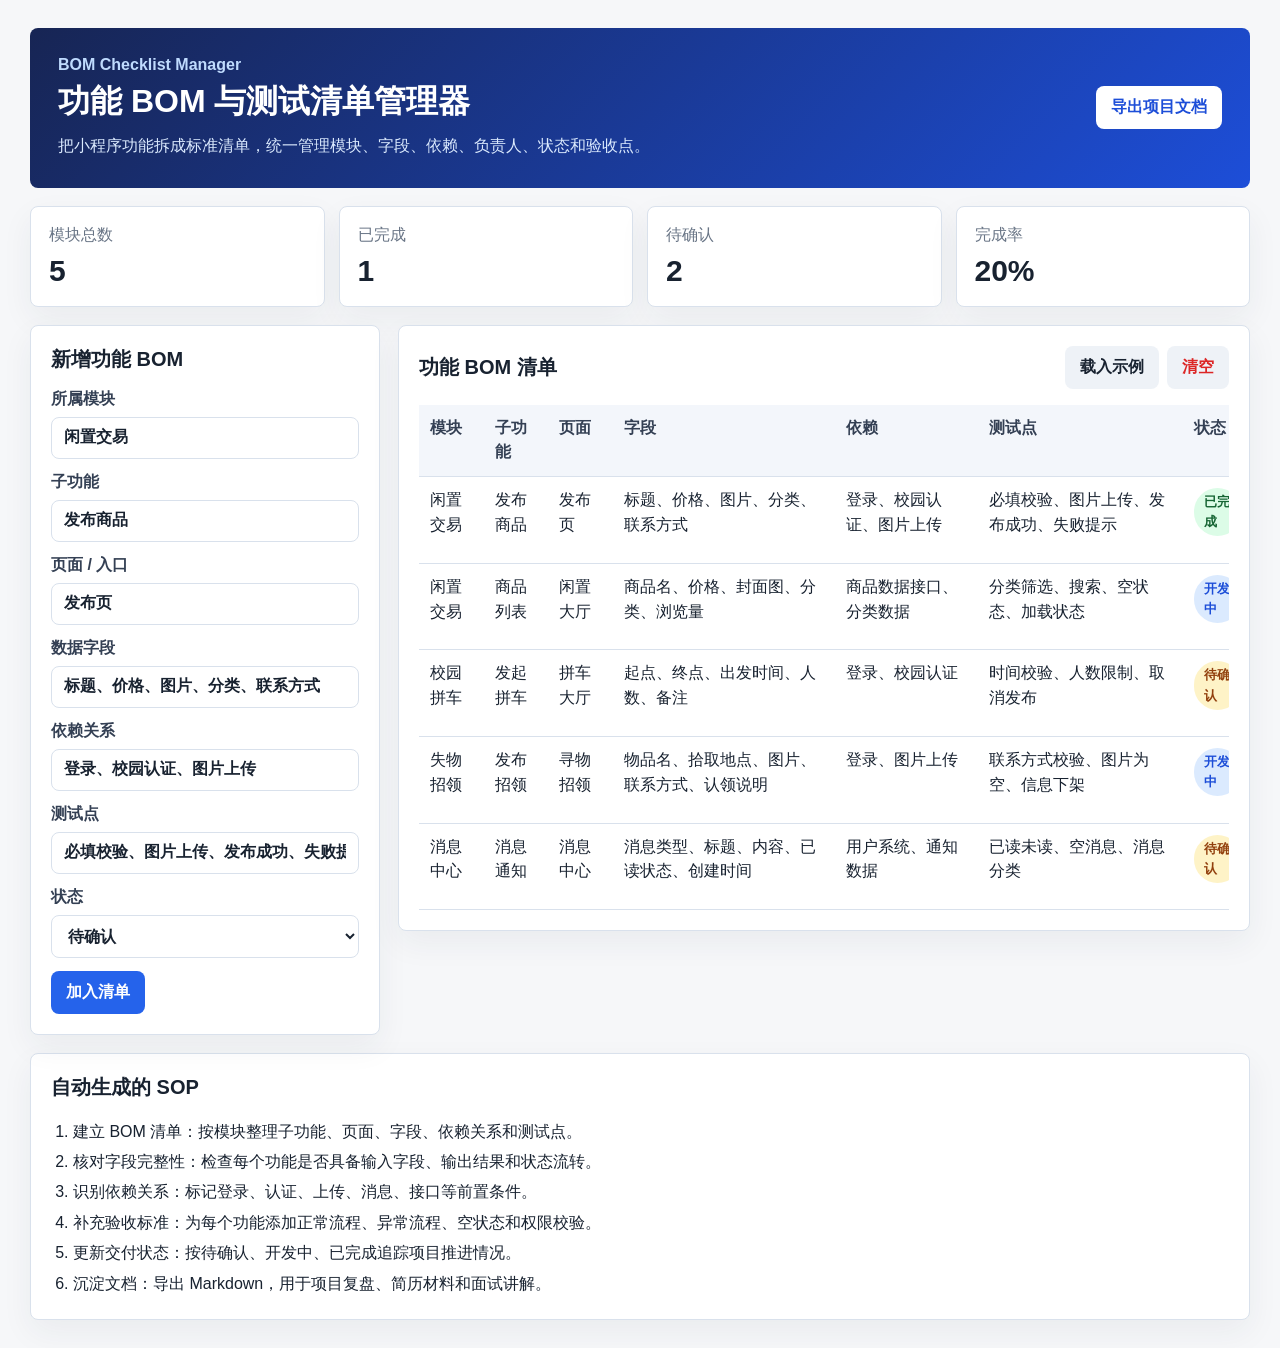
<file: projects/bom-checklist-manager/index.html>
<!doctype html>
<html lang="zh-CN">
  <head>
    <meta charset="UTF-8" />
    <meta name="viewport" content="width=device-width, initial-scale=1.0" />
    <title>功能 BOM 与测试清单管理器</title>
    <link rel="stylesheet" href="./assets/styles.css" />
  </head>
  <body>
    <main class="page">
      <header class="topbar">
        <div>
          <p class="kicker">BOM Checklist Manager</p>
          <h1>功能 BOM 与测试清单管理器</h1>
          <p>把小程序功能拆成标准清单，统一管理模块、字段、依赖、负责人、状态和验收点。</p>
        </div>
        <button id="exportBtn">导出项目文档</button>
      </header>

      <section class="metrics">
        <article>
          <span>模块总数</span>
          <strong id="totalCount">0</strong>
        </article>
        <article>
          <span>已完成</span>
          <strong id="doneCount">0</strong>
        </article>
        <article>
          <span>待确认</span>
          <strong id="todoCount">0</strong>
        </article>
        <article>
          <span>完成率</span>
          <strong id="rateText">0%</strong>
        </article>
      </section>

      <section class="grid">
        <form id="bomForm" class="card form-card">
          <h2>新增功能 BOM</h2>
          <label>
            所属模块
            <input id="moduleName" value="闲置交易" required />
          </label>
          <label>
            子功能
            <input id="featureName" value="发布商品" required />
          </label>
          <label>
            页面 / 入口
            <input id="pageName" value="发布页" required />
          </label>
          <label>
            数据字段
            <input id="fields" value="标题、价格、图片、分类、联系方式" required />
          </label>
          <label>
            依赖关系
            <input id="dependency" value="登录、校园认证、图片上传" />
          </label>
          <label>
            测试点
            <input id="testPoint" value="必填校验、图片上传、发布成功、失败提示" />
          </label>
          <label>
            状态
            <select id="status">
              <option value="待确认">待确认</option>
              <option value="开发中">开发中</option>
              <option value="已完成">已完成</option>
            </select>
          </label>
          <button type="submit">加入清单</button>
        </form>

        <section class="card table-card">
          <div class="card-head">
            <h2>功能 BOM 清单</h2>
            <div class="actions">
              <button class="ghost" id="loadDemoBtn">载入示例</button>
              <button class="ghost danger" id="clearBtn">清空</button>
            </div>
          </div>
          <div class="table-wrap">
            <table>
              <thead>
                <tr>
                  <th>模块</th>
                  <th>子功能</th>
                  <th>页面</th>
                  <th>字段</th>
                  <th>依赖</th>
                  <th>测试点</th>
                  <th>状态</th>
                  <th>操作</th>
                </tr>
              </thead>
              <tbody id="bomBody"></tbody>
            </table>
          </div>
        </section>
      </section>

      <section class="card doc-card">
        <h2>自动生成的 SOP</h2>
        <ol id="sopList"></ol>
      </section>
    </main>

    <script src="./assets/app.js"></script>
  </body>
</html>
</file>
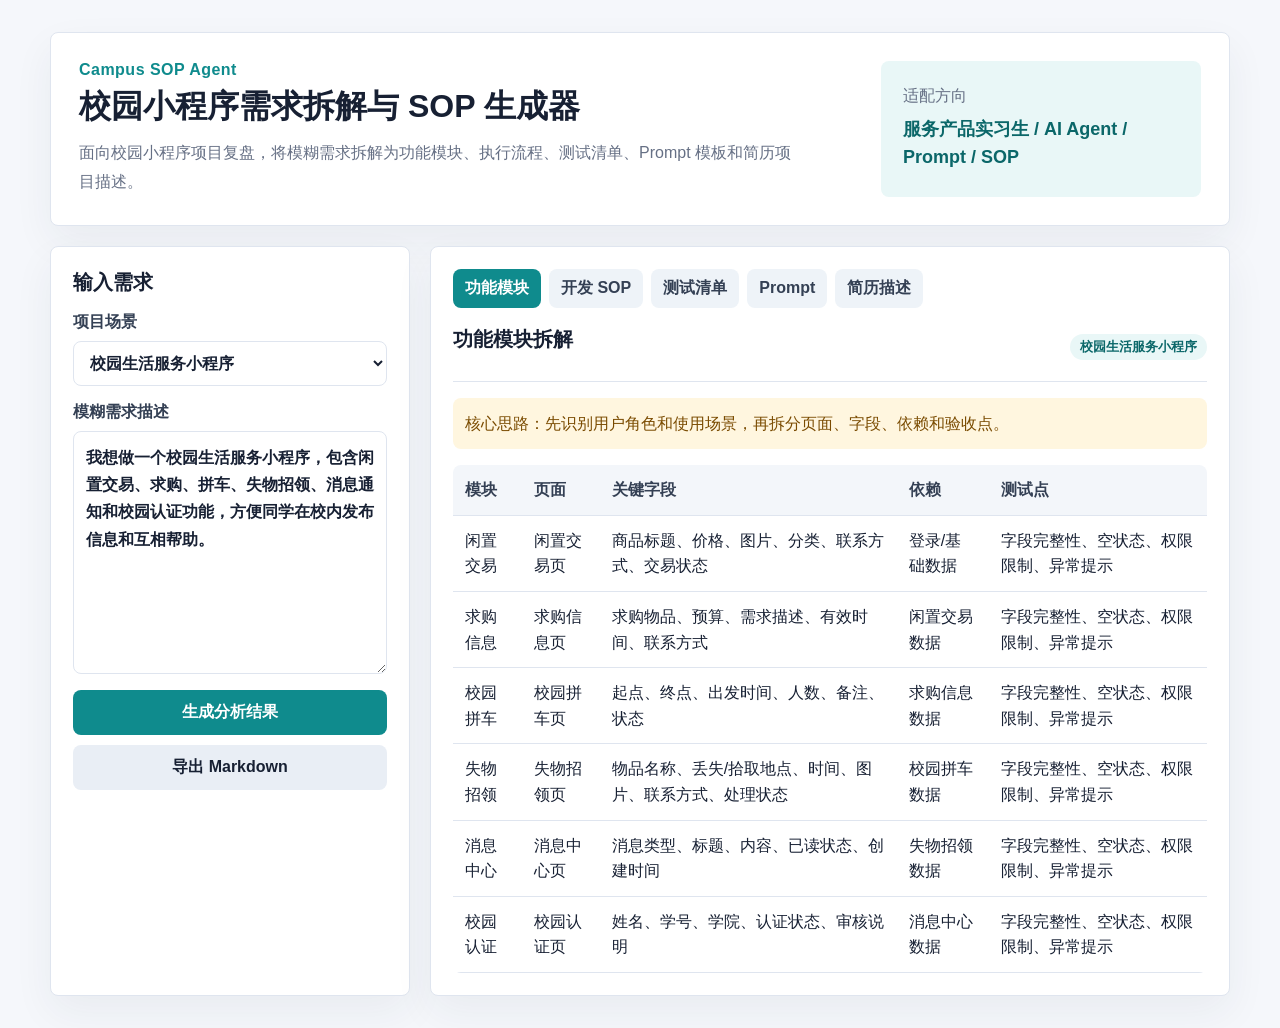
<file: projects/campus-sop-agent/index.html>
<!doctype html>
<html lang="zh-CN">
  <head>
    <meta charset="UTF-8" />
    <meta name="viewport" content="width=device-width, initial-scale=1.0" />
    <title>校园小程序需求拆解与 SOP 生成器</title>
    <link rel="stylesheet" href="./assets/styles.css" />
  </head>
  <body>
    <main class="app-shell">
      <section class="hero">
        <div>
          <p class="eyebrow">Campus SOP Agent</p>
          <h1>校园小程序需求拆解与 SOP 生成器</h1>
          <p class="hero-text">
            面向校园小程序项目复盘，将模糊需求拆解为功能模块、执行流程、测试清单、Prompt 模板和简历项目描述。
          </p>
        </div>
        <div class="hero-card">
          <span>适配方向</span>
          <strong>服务产品实习生 / AI Agent / Prompt / SOP</strong>
        </div>
      </section>

      <section class="workspace">
        <aside class="panel input-panel">
          <h2>输入需求</h2>
          <label>
            项目场景
            <select id="scene">
              <option value="campus">校园生活服务小程序</option>
              <option value="idle">校园闲置交易</option>
              <option value="ride">校园拼车互助</option>
              <option value="lost">失物招领</option>
            </select>
          </label>
          <label>
            模糊需求描述
            <textarea id="requirement" rows="8">我想做一个校园生活服务小程序，包含闲置交易、求购、拼车、失物招领、消息通知和校园认证功能，方便同学在校内发布信息和互相帮助。</textarea>
          </label>
          <div class="button-row">
            <button id="generateBtn">生成分析结果</button>
            <button class="secondary" id="exportBtn">导出 Markdown</button>
          </div>
        </aside>

        <section class="panel output-panel">
          <div class="tabs" role="tablist">
            <button class="tab active" data-target="modules">功能模块</button>
            <button class="tab" data-target="sop">开发 SOP</button>
            <button class="tab" data-target="tests">测试清单</button>
            <button class="tab" data-target="prompt">Prompt</button>
            <button class="tab" data-target="resume">简历描述</button>
          </div>

          <article id="modules" class="tab-panel active"></article>
          <article id="sop" class="tab-panel"></article>
          <article id="tests" class="tab-panel"></article>
          <article id="prompt" class="tab-panel"></article>
          <article id="resume" class="tab-panel"></article>
        </section>
      </section>
    </main>

    <script src="./assets/app.js"></script>
  </body>
</html>
</file>
<file: projects/bom-checklist-manager/assets/styles.css>
:root {
  --bg: #f6f7f9;
  --card: #ffffff;
  --ink: #182230;
  --muted: #697586;
  --line: #d9e1ec;
  --brand: #2563eb;
  --brand-dark: #1d4ed8;
  --done: #16a34a;
  --todo: #f59e0b;
  --danger: #dc2626;
}

* {
  box-sizing: border-box;
}

body {
  margin: 0;
  background: var(--bg);
  color: var(--ink);
  font-family: "Microsoft YaHei", "PingFang SC", Arial, sans-serif;
}

.page {
  width: min(1220px, calc(100% - 32px));
  margin: 0 auto;
  padding: 28px 0;
}

.topbar {
  display: flex;
  justify-content: space-between;
  align-items: center;
  gap: 20px;
  border-radius: 8px;
  background: linear-gradient(135deg, #172554, #1d4ed8);
  color: #fff;
  padding: 28px;
  margin-bottom: 18px;
}

.kicker {
  margin: 0 0 8px;
  color: #bfdbfe;
  font-weight: 800;
}

h1,
h2 {
  margin: 0;
}

h1 {
  font-size: 32px;
  line-height: 1.2;
}

h2 {
  font-size: 20px;
  margin-bottom: 16px;
}

.topbar p:last-child {
  color: #dbeafe;
  line-height: 1.7;
  margin: 12px 0 0;
}

button {
  border: 0;
  border-radius: 8px;
  padding: 11px 15px;
  background: var(--brand);
  color: #fff;
  font: inherit;
  font-weight: 800;
  cursor: pointer;
}

button:hover {
  background: var(--brand-dark);
}

.topbar button {
  background: #fff;
  color: var(--brand-dark);
  white-space: nowrap;
}

.metrics {
  display: grid;
  grid-template-columns: repeat(4, 1fr);
  gap: 14px;
  margin-bottom: 18px;
}

.metrics article,
.card {
  border: 1px solid var(--line);
  border-radius: 8px;
  background: var(--card);
  box-shadow: 0 12px 32px rgba(31, 45, 61, 0.06);
}

.metrics article {
  padding: 18px;
}

.metrics span {
  display: block;
  color: var(--muted);
  margin-bottom: 8px;
}

.metrics strong {
  font-size: 30px;
}

.grid {
  display: grid;
  grid-template-columns: 350px minmax(0, 1fr);
  gap: 18px;
  align-items: start;
}

.card {
  padding: 20px;
}

label {
  display: grid;
  gap: 7px;
  margin-bottom: 13px;
  font-weight: 700;
  color: #344054;
}

input,
select {
  width: 100%;
  border: 1px solid var(--line);
  border-radius: 8px;
  padding: 11px 12px;
  color: var(--ink);
  font: inherit;
  background: #fff;
}

.card-head {
  display: flex;
  justify-content: space-between;
  align-items: center;
  gap: 12px;
  margin-bottom: 16px;
}

.card-head h2 {
  margin: 0;
}

.actions {
  display: flex;
  gap: 8px;
}

.ghost {
  background: #eef2f7;
  color: var(--ink);
}

.ghost:hover {
  background: #dfe7f2;
}

.danger {
  color: var(--danger);
}

.table-wrap {
  overflow-x: auto;
}

table {
  width: 100%;
  border-collapse: collapse;
  min-width: 900px;
}

th,
td {
  border-bottom: 1px solid var(--line);
  padding: 11px;
  text-align: left;
  vertical-align: top;
  line-height: 1.55;
}

th {
  background: #f3f6fb;
  color: #344054;
}

.status {
  display: inline-block;
  border-radius: 999px;
  padding: 4px 10px;
  font-size: 13px;
  font-weight: 800;
}

.status-done {
  background: #dcfce7;
  color: #166534;
}

.status-progress {
  background: #dbeafe;
  color: #1d4ed8;
}

.status-todo {
  background: #fef3c7;
  color: #92400e;
}

.delete {
  background: #fee2e2;
  color: var(--danger);
  padding: 7px 10px;
}

.delete:hover {
  background: #fecaca;
}

.doc-card {
  margin-top: 18px;
}

ol {
  margin: 0;
  padding-left: 22px;
  line-height: 1.9;
}

@media (max-width: 960px) {
  .topbar,
  .grid {
    grid-template-columns: 1fr;
  }

  .topbar {
    display: grid;
  }

  .metrics {
    grid-template-columns: repeat(2, 1fr);
  }
}

@media (max-width: 560px) {
  .metrics {
    grid-template-columns: 1fr;
  }
}
</file>
<file: projects/campus-sop-agent/assets/styles.css>
:root {
  color-scheme: light;
  --bg: #f5f7fb;
  --panel: #ffffff;
  --ink: #172033;
  --muted: #667085;
  --line: #dfe5ef;
  --brand: #0f8b8d;
  --brand-dark: #0b6769;
  --soft: #e9f7f7;
  --warning: #fff6df;
}

* {
  box-sizing: border-box;
}

body {
  margin: 0;
  background: var(--bg);
  color: var(--ink);
  font-family: "Microsoft YaHei", "PingFang SC", Arial, sans-serif;
}

.app-shell {
  width: min(1180px, calc(100% - 32px));
  margin: 0 auto;
  padding: 32px 0;
}

.hero {
  display: grid;
  grid-template-columns: minmax(0, 1fr) 320px;
  gap: 20px;
  align-items: stretch;
  margin-bottom: 20px;
}

.hero,
.panel {
  border: 1px solid var(--line);
  border-radius: 8px;
  background: var(--panel);
  box-shadow: 0 16px 40px rgba(31, 45, 61, 0.06);
}

.hero {
  padding: 28px;
}

.eyebrow {
  margin: 0 0 8px;
  color: var(--brand);
  font-weight: 800;
  letter-spacing: 0.03em;
}

h1,
h2,
h3 {
  margin: 0;
}

h1 {
  font-size: 32px;
  line-height: 1.2;
}

h2 {
  font-size: 20px;
  margin-bottom: 16px;
}

.hero-text {
  max-width: 720px;
  color: var(--muted);
  line-height: 1.8;
  margin: 14px 0 0;
}

.hero-card {
  border-radius: 8px;
  background: var(--soft);
  padding: 22px;
  display: flex;
  flex-direction: column;
  justify-content: center;
  gap: 8px;
}

.hero-card span {
  color: var(--muted);
}

.hero-card strong {
  color: var(--brand-dark);
  font-size: 18px;
  line-height: 1.6;
}

.workspace {
  display: grid;
  grid-template-columns: 360px minmax(0, 1fr);
  gap: 20px;
}

.panel {
  padding: 22px;
}

label {
  display: grid;
  gap: 8px;
  margin-bottom: 16px;
  color: #344054;
  font-weight: 700;
}

select,
textarea {
  width: 100%;
  border: 1px solid var(--line);
  border-radius: 8px;
  padding: 12px;
  font: inherit;
  color: var(--ink);
  background: #fff;
}

textarea {
  resize: vertical;
  line-height: 1.7;
}

.button-row {
  display: grid;
  gap: 10px;
}

button {
  border: 0;
  border-radius: 8px;
  padding: 12px 16px;
  background: var(--brand);
  color: #fff;
  font: inherit;
  font-weight: 800;
  cursor: pointer;
}

button:hover {
  background: var(--brand-dark);
}

.secondary {
  background: #e9eef5;
  color: var(--ink);
}

.secondary:hover {
  background: #d8e0ec;
}

.tabs {
  display: flex;
  gap: 8px;
  flex-wrap: wrap;
  margin-bottom: 18px;
}

.tab {
  background: #eef3f8;
  color: #344054;
  padding: 9px 12px;
}

.tab.active {
  background: var(--brand);
  color: #fff;
}

.tab-panel {
  display: none;
}

.tab-panel.active {
  display: block;
}

.section-title {
  display: flex;
  align-items: center;
  justify-content: space-between;
  gap: 12px;
  border-bottom: 1px solid var(--line);
  padding-bottom: 12px;
  margin-bottom: 16px;
}

.tag {
  border-radius: 999px;
  background: var(--soft);
  color: var(--brand-dark);
  padding: 4px 10px;
  font-size: 13px;
  font-weight: 800;
}

table {
  width: 100%;
  border-collapse: collapse;
  overflow: hidden;
  border-radius: 8px;
}

th,
td {
  border-bottom: 1px solid var(--line);
  padding: 12px;
  text-align: left;
  vertical-align: top;
  line-height: 1.6;
}

th {
  background: #f3f6fa;
  color: #344054;
}

ol,
ul {
  margin: 0;
  padding-left: 22px;
  line-height: 1.9;
}

.prompt-box,
.resume-box {
  border-radius: 8px;
  background: #111827;
  color: #eef2ff;
  padding: 18px;
  white-space: pre-wrap;
  line-height: 1.8;
  overflow-x: auto;
}

.note {
  border-radius: 8px;
  background: var(--warning);
  color: #7a4b00;
  padding: 12px;
  margin-bottom: 16px;
  line-height: 1.7;
}

@media (max-width: 900px) {
  .hero,
  .workspace {
    grid-template-columns: 1fr;
  }
}
</file>
